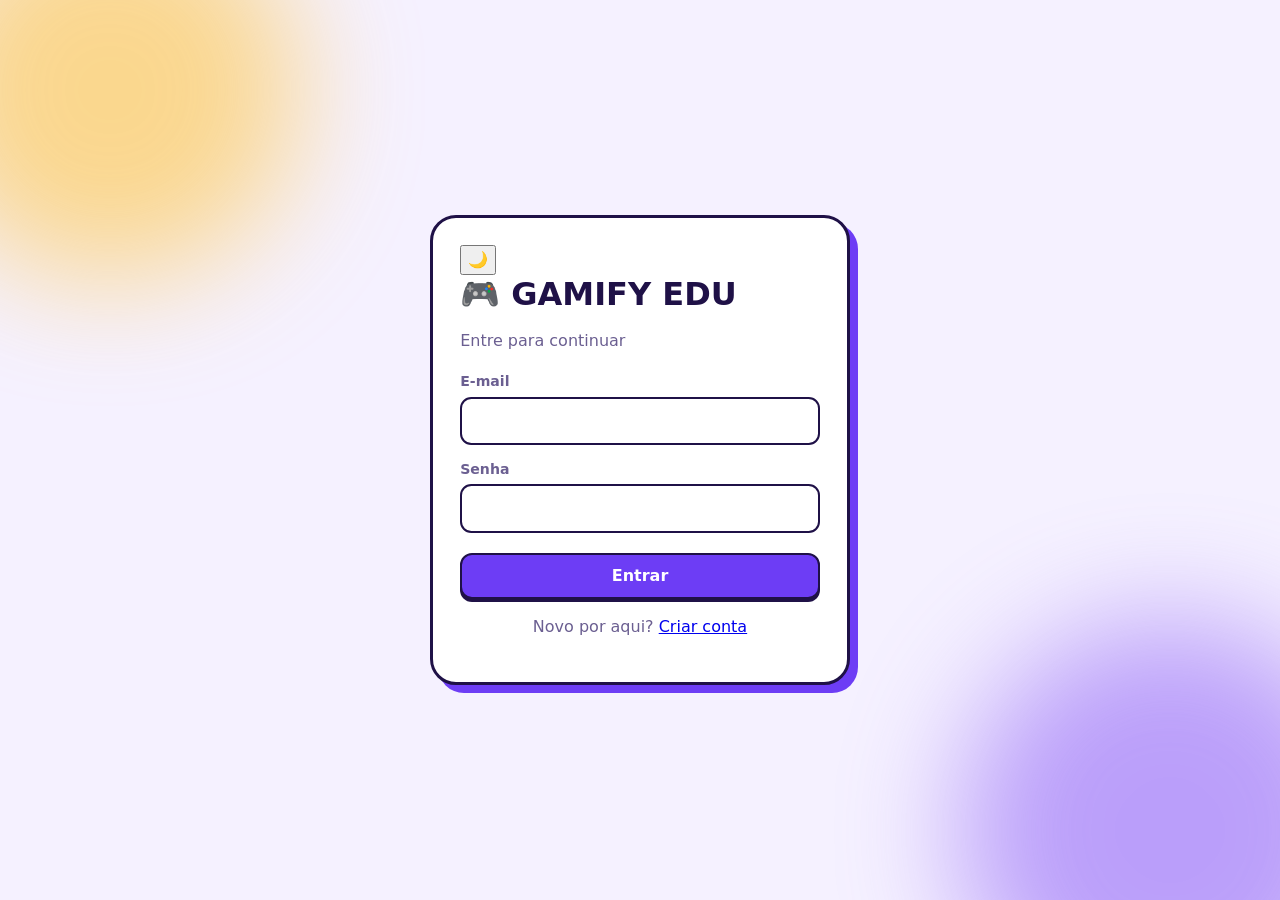
<file: public/assets/aistudio/GAMIFY_EDU_standalone-1_34619265.html>
<!DOCTYPE html>
<html lang="pt-BR">
<head>
<meta charset="utf-8">
<meta name="viewport" content="width=device-width, initial-scale=1, viewport-fit=cover">
<meta name="theme-color" content="#7c3aed">
<meta name="mobile-web-app-capable" content="yes">
<meta name="apple-mobile-web-app-capable" content="yes">
<title>GAMIFY EDU</title>
<script>
function showErr(m){var d=document.getElementById('err');if(!d){d=document.createElement('div');d.id='err';document.body.appendChild(d)}d.textContent='⚠️ '+m}
addEventListener('error',function(e){var t=e.target;showErr(t&&(t.src||t.href)?'Não foi possível carregar '+(t.src||t.href).split('/').pop()+'. Extraia todos os arquivos juntos ou use a versão GAMIFY_EDU_standalone.html.':'Erro: '+e.message+' ('+String(e.filename||'').split('/').pop()+':'+e.lineno+')')},true);
try{if(localStorage.ge_motion==='on')document.documentElement.classList.add('motion-on')}catch(e){}
try{document.documentElement.dataset.theme=localStorage.ge_theme||(matchMedia('(prefers-color-scheme:dark)').matches?'dark':'light')}catch(e){document.documentElement.dataset.theme='light'}
</script>
<style>/* ============ GAMIFY EDU — design tokens ============ */
:root{--bg:#f5f1ff;--card:#fff;--tx:#1f1147;--mu:#6b5f91;--pr:#6d3df5;--ac:#ffc233;--ok:#10b981;--er:#ef4444;--bd:#1f1147;--bw:2px;--rad:18px;--in:#fff;--soft:#efe9ff;--btx:#fff;
 --sb:linear-gradient(180deg,#2a1466,#4c1d95);--sbt:#fff;--sba:#ffc233;--sbat:#1f1147;--sh:4px 4px 0 var(--bd);--ease:cubic-bezier(.22,1,.36,1)}
body.t{--bg:#f1f5f9;--card:#fff;--tx:#0f172a;--mu:#64748b;--pr:#2f5bea;--ac:#2f5bea;--bd:#e2e8f0;--bw:1px;--rad:14px;--soft:#eaf0ff;
 --sb:#0f172a;--sbt:#cbd5e1;--sba:rgba(255,255,255,.08);--sbat:#fff;--sh:0 1px 2px rgba(15,23,42,.06),0 10px 24px -14px rgba(15,23,42,.18)}
html[data-theme=dark] body{--bg:#130b2e;--card:#21164a;--tx:#f4efff;--mu:#a99bd0;--bd:#8b7bc4;--pr:#a78bfa;--in:#1a1040;--soft:#33265a;--btx:#1b0f3a;--sb:linear-gradient(180deg,#1a0f45,#2d1b69)}
html[data-theme=dark] body.t{--bg:#0b1220;--card:#111a2e;--tx:#e6edf7;--mu:#8aa0bd;--bd:#1f2b45;--pr:#6b8cff;--ac:#6b8cff;--in:#0b1220;--soft:#17233f;--btx:#06122e;--sb:#070d1a;--sbt:#9fb0c8;--sh:0 1px 2px rgba(0,0,0,.4),0 10px 24px -14px rgba(0,0,0,.6)}
html[data-theme=dark]{color-scheme:dark}
*{box-sizing:border-box}html,body{min-height:100%}html{-webkit-text-size-adjust:100%}
body{margin:0;background:var(--bg);color:var(--tx);font:16px/1.5 system-ui,-apple-system,"Segoe UI",Roboto,sans-serif;padding-top:env(safe-area-inset-top,0);overflow-x:hidden;-webkit-tap-highlight-color:transparent;transition:background .3s}
body.t{font-family:Inter,system-ui,-apple-system,"Segoe UI",Roboto,sans-serif;letter-spacing:-.003em}
button,select,a{touch-action:manipulation}button,input,select,textarea{font:inherit;color:inherit}
.hide{display:none!important}.mu{color:var(--mu)}.row{display:flex;gap:.5rem;flex-wrap:wrap;align-items:center}.row>label{flex:1 1 140px}
label{font-size:.88rem;font-weight:600;color:var(--mu)}
input,textarea,select{width:100%;padding:.65rem .8rem;border-radius:calc(var(--rad)/1.6);border:var(--bw) solid var(--bd);background:var(--in);margin:.2rem 0 .7rem;transition:border-color .2s,box-shadow .2s}
body.t input,body.t textarea,body.t select{border-color:color-mix(in srgb,var(--mu) 35%,transparent)}
input:focus,textarea:focus,select:focus{outline:0;border-color:var(--pr);box-shadow:0 0 0 4px color-mix(in srgb,var(--pr) 22%,transparent)}
:focus-visible{outline:3px solid color-mix(in srgb,var(--pr) 55%,transparent);outline-offset:2px}
h1,h2,h3{line-height:1.2}body.t h2{font-size:1.6rem;letter-spacing:-.025em;margin:.2rem 0 1rem}body.t h3{font-size:1.05rem;margin:1.4rem 0 .6rem}
/* botões */
.btn{border:var(--bw) solid var(--bd);background:var(--pr);color:var(--btx);border-radius:calc(var(--rad)/1.5);padding:.55rem 1.1rem;min-height:44px;font-weight:700;cursor:pointer;box-shadow:0 3px 0 var(--bd);transition:transform .15s var(--ease),box-shadow .15s,filter .15s,background .2s}
.btn:active{transform:translateY(3px);box-shadow:none}.btn.alt{background:var(--card);color:var(--tx)}.btn.danger{background:var(--er)}.btn:disabled{opacity:.5;pointer-events:none}
body.t .btn{border-color:transparent;box-shadow:0 1px 2px rgba(15,23,42,.18);font-weight:600;min-height:40px}
body.t .btn.alt{border-color:var(--bd);box-shadow:none}body.t .btn:active{transform:scale(.97);box-shadow:none}
@media(hover:hover){.btn:hover{filter:brightness(1.07);transform:translateY(-1px)}.btn:active{transform:translateY(3px)}body.t .btn:hover{box-shadow:0 6px 14px -6px color-mix(in srgb,var(--pr) 70%,transparent)}body.t .btn.alt:hover{background:var(--soft);box-shadow:none}}
/* login */
#auth{min-height:100vh;min-height:100dvh;display:grid;place-items:center;padding:1rem;position:relative;overflow:hidden;background:var(--bg)}
#auth::before,#auth::after{content:"";position:absolute;border-radius:50%;filter:blur(60px);opacity:.55;animation:drift 14s ease-in-out infinite alternate}
#auth::before{width:380px;height:380px;background:#ffc233;top:-100px;left:-80px}#auth::after{width:420px;height:420px;background:#8b5cf6;bottom:-140px;right:-100px;animation-delay:-6s}
.box{position:relative;z-index:1;width:min(420px,100%);background:var(--card);border:3px solid var(--bd);border-radius:26px;padding:1.7rem;box-shadow:8px 8px 0 var(--pr);animation:rise .6s var(--ease) backwards}
.box h1{margin:0 0 .2rem;font-size:2rem}.seg{display:flex;gap:.5rem;margin:.5rem 0}.seg button{flex:1}
.av{display:flex;gap:.3rem;flex-wrap:wrap;margin-bottom:.7rem}.av button{font-size:1.6rem;background:var(--in);border:2px solid color-mix(in srgb,var(--mu) 30%,transparent);border-radius:12px;cursor:pointer;transition:transform .2s var(--ease)}.av button:hover{transform:scale(1.12)}.av .on{border-color:var(--pr);background:var(--soft);transform:scale(1.08)}
/* estrutura */
#shell{display:flex;min-height:100vh;min-height:100dvh;overflow-x:clip}
#side{width:248px;flex:none;padding:1.1rem;background:var(--sb);color:var(--sbt);display:flex;flex-direction:column;gap:1rem;position:sticky;top:0;height:100vh;height:100dvh}
.logo{font-weight:800;font-size:1.15rem;color:#fff;letter-spacing:-.01em}body.t .logo{display:flex;align-items:center;gap:.5rem;padding:.2rem .4rem}
body.t .logo::after{content:"Painel do professor";display:block}
nav{display:flex;flex-direction:column;gap:.25rem;flex:1;overflow-y:auto}
nav button{position:relative;display:flex;gap:.7rem;align-items:center;text-align:left;border:0;background:none;color:var(--sbt);padding:.7rem .85rem;border-radius:calc(var(--rad)/1.4);cursor:pointer;font-weight:600;transition:background .2s,color .2s,transform .15s var(--ease)}
nav button b{font-size:1.15rem;width:1.5rem;text-align:center}
@media(hover:hover){nav button:hover{background:rgba(255,255,255,.1);color:#fff;transform:translateX(3px)}}
nav button.on{background:var(--sba);color:var(--sbat)}
body.t nav button.on{box-shadow:inset 3px 0 0 #6b8cff}body.t nav button.on::before{content:none}
#who{font-size:.9rem}#side .mu{color:rgba(255,255,255,.62)}.act{margin-top:.6rem}#who .btn.alt{background:rgba(255,255,255,.12);color:#fff;border-color:rgba(255,255,255,.25);box-shadow:none}.xpchip{display:none}
body:not(.t) #who .me{display:none}body.t #who .me{padding:.2rem .4rem}
main{flex:1;min-width:0;padding:clamp(1rem,3vw,2.2rem);max-width:1180px}
/* HUD do aluno */
.hud{background:rgba(255,255,255,.1);border:1px solid rgba(255,255,255,.2);border-radius:18px;padding:.85rem;display:flex;flex-direction:column;gap:.6rem;color:#fff}
.hud .row1{display:flex;gap:.7rem;align-items:center}.hud .lv{font-size:.8rem;opacity:.8}
.ring{--p:0;flex:none;width:3.4rem;height:3.4rem;border-radius:50%;background:conic-gradient(var(--ac) calc(var(--p)*1%),rgba(255,255,255,.22) 0);display:grid;place-items:center}
.ring i{width:2.8rem;height:2.8rem;border-radius:50%;background:#2a1466;display:grid;place-items:center;font-style:normal;font-size:1.5rem}
.hud .bar{border-color:rgba(255,255,255,.35);background:rgba(0,0,0,.25);height:10px}.hud .bar i{background:var(--ac)}
.hud .row2{display:flex;justify-content:space-between;font-size:.82rem;font-weight:600}
/* cartões */
.card{background:var(--card);border:var(--bw) solid var(--bd);border-radius:var(--rad);padding:1.05rem;margin:.55rem 0;box-shadow:var(--sh);transition:transform .25s var(--ease),box-shadow .25s}
.grid{display:grid;grid-template-columns:repeat(auto-fit,minmax(min(100%,220px),1fr));gap:.9rem}.grid>.card{margin:0}
.stat{font-size:2rem;font-weight:800;color:var(--pr);line-height:1.1;font-variant-numeric:tabular-nums}
body.t .grid>.card:has(>.stat){border-left:4px solid var(--pr)}body.t .stat{font-weight:700;letter-spacing:-.03em}
.hero{position:relative;overflow:hidden;color:#1f1147;border:3px solid #1f1147;border-radius:26px;padding:1.5rem;background:linear-gradient(135deg,#ffc233,#ff9f43);display:flex;gap:1.1rem;align-items:center;flex-wrap:wrap;box-shadow:6px 6px 0 #1f1147}
.hero::after{content:"";position:absolute;right:-60px;top:-60px;width:220px;height:220px;border-radius:50%;background:rgba(255,255,255,.28)}
.hero>*{position:relative;z-index:1}.hero h1{margin:0;font-size:1.8rem}.hero .big{font-size:4rem;animation:bob 3.2s ease-in-out infinite}
@keyframes bob{50%{transform:translateY(-6px) rotate(4deg)}}
.bar{height:14px;border:var(--bw) solid var(--bd);border-radius:9px;background:var(--in);overflow:hidden}.bar i{display:block;height:100%;background:linear-gradient(90deg,var(--pr),color-mix(in srgb,var(--pr) 60%,#fff));border-radius:9px;transition:width .6s var(--ease)}
body.t .bar{height:8px;border:0;background:color-mix(in srgb,var(--mu) 22%,transparent)}
.bar.time i{background:var(--er);transition:width .1s linear}
.tag{display:inline-flex;align-items:center;gap:.3rem;border:1px solid color-mix(in srgb,var(--mu) 40%,transparent);border-radius:99px;padding:.1rem .65rem;font-size:.82rem;margin:.1rem;background:var(--in)}.tag.lock{opacity:.35;filter:grayscale(1)}
.bl{flex:none;width:4.2rem;height:4.2rem;border-radius:50%;background:#fff;border:3px solid #1f1147;display:grid;place-items:center;font-size:2.2rem;font-weight:900;color:#1f1147;line-height:1}
.hero .bl.big{font-size:2.2rem}.subj .bl.si{width:3rem;height:3rem;font-size:1.5rem;border-width:2px}
.subj{display:flex;flex-direction:column;gap:.4rem;align-items:flex-start;text-align:left;cursor:pointer;width:100%;margin:0;font:inherit;color:inherit}.subj .bar{width:100%}
@media(hover:hover){.subj:hover,.quest:hover{transform:translateY(-4px)}body:not(.t) .subj:hover,body:not(.t) .quest:hover{box-shadow:6px 8px 0 var(--bd)}body.t .subj:hover,body.t .quest:hover{box-shadow:0 14px 30px -14px rgba(15,23,42,.28)}}
.quest{position:relative;padding-left:3.2rem}.quest::before{content:attr(data-n);position:absolute;left:.8rem;top:1rem;width:1.8rem;height:1.8rem;border-radius:50%;background:var(--ac);color:var(--btx);display:grid;place-items:center;font-weight:800;font-size:.85rem}
body:not(.t) .quest::before{border:2px solid var(--bd);color:#1f1147}
/* quiz */
.opt{display:block;width:100%;text-align:left;margin:.45rem 0;padding:.85rem 1rem;min-height:48px;border-radius:14px;border:var(--bw) solid var(--bd);background:var(--in);cursor:pointer;font-weight:600;transition:transform .2s var(--ease),background .2s,border-color .2s}
@media(hover:hover){.opt:hover:not(:disabled){background:var(--soft);transform:translateX(4px)}}
.opt:active:not(:disabled){transform:scale(.985)}
.opt.ok{background:color-mix(in srgb,var(--ok) 28%,var(--card));border-color:var(--ok);animation:okpop .45s var(--ease)}.opt.er{background:color-mix(in srgb,var(--er) 26%,var(--card));border-color:var(--er);animation:shake .4s}.opt.gone{opacity:.2}.opt.sel{border-color:var(--pr);background:var(--soft);transform:scale(1.02)}
@keyframes okpop{40%{transform:scale(1.03)}}@keyframes shake{20%{transform:translateX(-7px)}50%{transform:translateX(6px)}80%{transform:translateX(-3px)}}
.pairs{display:grid;grid-template-columns:1fr 1fr;gap:.8rem}.boss{text-align:center}.bhp i{background:linear-gradient(90deg,var(--er),#f97316)}.hit{animation:shake .4s}
.rank{display:flex;gap:.8rem;align-items:center;padding:.6rem 0;border-bottom:1px solid color-mix(in srgb,var(--mu) 20%,transparent)}.rank:last-child{border:0}.rank>span{flex:1}
.mission{display:flex;gap:.6rem;align-items:center;padding:.15rem 0}.mission.done{opacity:.55;text-decoration:line-through}
.chart{display:flex;align-items:flex-end;gap:6px;height:120px}.chart div{flex:1;background:linear-gradient(180deg,var(--pr),color-mix(in srgb,var(--pr) 55%,#fff));border-radius:6px 6px 0 0;min-width:14px;transform-origin:bottom}
.chip{border:1.5px dashed color-mix(in srgb,var(--mu) 55%,transparent);background:none;border-radius:99px;padding:.2rem .8rem;min-height:36px;cursor:pointer;margin:.15rem;transition:background .2s,border-color .2s,transform .2s var(--ease)}.chip:hover{background:var(--soft);border-color:var(--pr);transform:translateY(-1px)}
.dot{display:inline-block;width:.8rem;height:.8rem;border-radius:50%;vertical-align:middle;box-shadow:0 0 0 2px color-mix(in srgb,var(--mu) 30%,transparent)}
/* tabelas */
table{width:100%;border-collapse:separate;border-spacing:0;background:var(--card);border:var(--bw) solid var(--bd);border-radius:var(--rad);overflow:hidden;box-shadow:var(--sh)}
th,td{text-align:left;padding:.75rem .9rem;border-bottom:1px solid color-mix(in srgb,var(--mu) 18%,transparent)}tr:last-child td{border:0}
th{background:var(--soft);color:var(--mu);font-weight:700;font-size:.74rem;text-transform:uppercase;letter-spacing:.06em}
@media(hover:hover){tbody tr:hover td{background:color-mix(in srgb,var(--soft) 55%,transparent)}}
/* efeitos globais */
#fx{position:fixed;inset:0;pointer-events:none;z-index:50;width:100%;height:100%}
#toast{position:fixed;left:50%;bottom:1.5rem;transform:translate(-50%,24px);background:#1f1147;color:#fff;padding:.7rem 1.3rem;border-radius:99px;opacity:0;visibility:hidden;pointer-events:none;transition:transform .35s var(--ease),opacity .25s,visibility .25s;z-index:60;box-shadow:0 12px 30px -10px rgba(0,0,0,.5)}
body.t #toast{background:#0f172a;border-radius:12px}#toast.on{transform:translate(-50%,0);opacity:1;visibility:visible}
.modal{position:fixed;inset:0;background:rgba(10,6,28,.62);backdrop-filter:blur(6px);display:grid;place-items:center;z-index:40;padding:1rem;animation:fade .25s}.modal .card{max-width:420px;text-align:center;animation:pop .5s var(--ease)}
.xpf{position:fixed;z-index:55;transform:translate(-50%,0);font-weight:900;font-size:1.5rem;color:var(--ok);text-shadow:0 2px 0 #fff,0 0 12px rgba(16,185,129,.5);pointer-events:none;animation:floatup 1s var(--ease) forwards}
#err{position:fixed;left:0;right:0;top:0;z-index:99;background:#ef4444;color:#fff;padding:.7rem 1rem;font-weight:600;text-align:center}
/* ============ animações ============ */
@keyframes fade{from{opacity:0}to{opacity:1}}
@keyframes rise{from{opacity:0;transform:translateY(16px)}to{opacity:1;transform:none}}
@keyframes pop{from{opacity:0;transform:scale(.92) translateY(12px)}to{opacity:1;transform:none}}
@keyframes inR{from{opacity:0;transform:translateX(24px)}to{opacity:1;transform:none}}
@keyframes inL{from{opacity:0;transform:translateX(-24px)}to{opacity:1;transform:none}}
@keyframes grow{from{transform:scaleX(0)}to{transform:scaleX(1)}}
@keyframes rise-bar{from{transform:scaleY(0)}to{transform:scaleY(1)}}
@keyframes floatup{from{opacity:0;transform:translate(-50%,10px) scale(.8)}20%{opacity:1;transform:translate(-50%,-6px) scale(1.1)}to{opacity:0;transform:translate(-50%,-56px) scale(1)}}
@keyframes tabpop{40%{transform:scale(1.35) rotate(-8deg)}to{transform:none}}
@keyframes drift{to{transform:translate(60px,40px) scale(1.12)}}
nav button b.tp{animation:tabpop .45s var(--ease)}
#app.fwd{animation:inR .4s var(--ease)}#app.back{animation:inL .4s var(--ease)}
body.t #app.fwd,body.t #app.back{animation:rise .32s var(--ease)}
#app.go>*{animation:rise .5s var(--ease) backwards}
#app.go>*:nth-child(2){animation-delay:.04s}#app.go>*:nth-child(3){animation-delay:.08s}#app.go>*:nth-child(4){animation-delay:.12s}#app.go>*:nth-child(5){animation-delay:.16s}#app.go>*:nth-child(6){animation-delay:.2s}#app.go>*:nth-child(n+7){animation-delay:.24s}
#app.go .grid>*{animation:rise .5s var(--ease) backwards}#app.go .grid>*:nth-child(1){animation-delay:.12s}#app.go .grid>*:nth-child(2){animation-delay:.18s}#app.go .grid>*:nth-child(3){animation-delay:.24s}#app.go .grid>*:nth-child(4){animation-delay:.3s}#app.go .grid>*:nth-child(n+5){animation-delay:.36s}
#app.go .bar:not(.time) i{transform-origin:left;animation:grow .9s var(--ease) .25s backwards}
#app.go .chart div{animation:rise-bar .7s var(--ease) .2s backwards}
#app.go tbody tr{animation:rise .4s var(--ease) backwards}#app.go tbody tr:nth-child(2){animation-delay:.05s}#app.go tbody tr:nth-child(3){animation-delay:.1s}#app.go tbody tr:nth-child(4){animation-delay:.15s}#app.go tbody tr:nth-child(n+5){animation-delay:.2s}
/* ============ celular ============ */
@media(max-width:1000px){#side{width:210px;padding:.9rem}}
@media(max-width:760px){
 body{font-size:15.5px}
 #shell{flex-direction:column}#hud{display:none}
 #side{width:100%;height:auto;position:sticky;top:0;z-index:20;flex-direction:row;align-items:center;justify-content:space-between;gap:.5rem;padding:.55rem .8rem;padding-top:calc(.55rem + env(safe-area-inset-top,0px))}
 .logo{font-size:1rem}body.t .logo::after{content:"Professor";font-weight:600;opacity:.8}
 #who{display:flex;align-items:center;gap:.5rem;font-size:.85rem}#who .mu{display:none}.act{margin:0;flex-wrap:nowrap}body:not(.t) #who .me{display:block}
 .xpchip{display:inline-block;background:var(--ac);color:#1f1147;font-weight:800;font-size:.75rem;padding:.2rem .6rem;border-radius:99px;white-space:nowrap}
 #who .btn{min-height:38px;padding:.3rem .7rem}.tgl{width:2.4rem;height:2.4rem}
 nav{position:fixed;left:0;right:0;bottom:0;z-index:30;flex:none;flex-direction:row;gap:0;overflow-x:auto;overflow-y:hidden;-webkit-overflow-scrolling:touch;scroll-snap-type:x proximity;background:var(--card);border-top:var(--bw) solid var(--bd);padding:.3rem .3rem calc(.3rem + env(safe-area-inset-bottom,0px));box-shadow:0 -8px 24px -12px rgba(0,0,0,.25)}
 nav button{flex:1 0 auto;min-width:68px;flex-direction:column;gap:0;align-items:center;justify-content:center;text-align:center;padding:.35rem .5rem;font-size:.68rem;line-height:1.2;scroll-snap-align:center;white-space:nowrap;color:var(--tx)}
 nav button b{font-size:1.25rem;line-height:1.3;width:auto}nav button.on{background:var(--pr);color:var(--btx);box-shadow:none}nav button:hover{transform:none}
 main{padding:1rem;padding-bottom:calc(5.6rem + env(safe-area-inset-bottom,0px));max-width:100%}
 h2{font-size:1.35rem;margin:.6rem 0}h3{font-size:1.1rem}
 .hero{padding:1.1rem;gap:.7rem}.hero .big{font-size:3rem}.hero h1{font-size:1.4rem}.stat{font-size:1.5rem}.grid{grid-template-columns:repeat(auto-fit,minmax(min(100%,150px),1fr))}
 .card{padding:.9rem}.quest{padding-left:2.9rem}.quest::before{left:.65rem}
 .box{padding:1.2rem;border-radius:20px;box-shadow:5px 5px 0 var(--pr)}.opt{padding:.9rem .85rem;font-size:1rem}
 .pairs{gap:.5rem}.pairs .opt{font-size:.9rem;padding:.7rem .5rem;word-break:break-word}
 table{display:block;overflow-x:auto;-webkit-overflow-scrolling:touch}th,td{padding:.5rem .45rem;font-size:.88rem}
 .modal .card{width:100%}#toast{bottom:calc(5.8rem + env(safe-area-inset-bottom,0px));max-width:92vw;text-align:center;border-radius:18px}.rank{gap:.5rem}.chart{height:90px}
}
@media(max-width:380px){nav button{min-width:60px}#who .btn{padding:.3rem .5rem}.logo{font-size:.9rem}.xpchip{display:none}}
@media(max-height:480px) and (orientation:landscape){#side{position:static}}
/* Movimento reduzido (sistema): mantém só um fade suave — o botão ✨ liga as animações completas */
@media(prefers-reduced-motion:reduce){
 html:not(.motion-on) .hero .big,html:not(.motion-on) #auth::before,html:not(.motion-on) #auth::after,html:not(.motion-on) nav button b.tp,html:not(.motion-on) #app.go>*,html:not(.motion-on) #app.go .grid>*,html:not(.motion-on) #app.go tbody tr,html:not(.motion-on) #app.go .bar i,html:not(.motion-on) #app.go .chart div{animation:none!important}
 html:not(.motion-on) #app.fwd,html:not(.motion-on) #app.back,html:not(.motion-on) body.t #app.fwd,html:not(.motion-on) body.t #app.back{animation:fade .3s ease-out!important}
}
/* ajustes finos */
body.t .logo{flex-direction:column;align-items:flex-start;gap:.1rem;padding:.3rem .5rem}
body.t .logo::after{font-size:.74rem;font-weight:600;letter-spacing:.08em;text-transform:uppercase;opacity:.6}
.grid+.grid,.grid+h3,.card+.grid{margin-top:.9rem}
@media(max-width:760px){body.t .logo{flex-direction:row;align-items:center;gap:.4rem}body.t .logo::after{text-transform:none;letter-spacing:0;font-size:.85rem}}

.tgl.mtn{font-size:1rem}html.motion-on .tgl.mtn{background:var(--ac);color:#1f1147}
/* ================= LAYOUT EXCLUSIVO DO CELULAR (app-like) ================= */
@media(max-width:760px){
 /* topo enxuto */
 #side{padding:.45rem .8rem;padding-top:calc(.45rem + env(safe-area-inset-top,0px));gap:.4rem;border-radius:0 0 22px 22px;box-shadow:0 10px 26px -14px rgba(0,0,0,.6)}
 body:not(.t) .logo{display:none}body:not(.t) #who{flex:1;justify-content:space-between}
 body:not(.t) #who .me{display:flex;align-items:center;gap:.5rem;font-size:1rem}body:not(.t) #who .me b{font-size:1rem}
 #who .act .btn{min-height:36px;padding:.2rem .65rem;font-size:.82rem}
 body.t #who .me{display:none}body.t #who{margin-left:auto}
 /* barra inferior flutuante: só o ícone, a aba ativa expande com o nome */
 nav{left:10px;right:10px;bottom:calc(10px + env(safe-area-inset-bottom,0px));border:0;border-radius:26px;padding:.35rem;gap:.15rem;overflow:hidden;background:var(--card);box-shadow:0 14px 34px -10px rgba(0,0,0,.45),0 0 0 1px color-mix(in srgb,var(--mu) 18%,transparent)}
 body.t nav{background:var(--card);box-shadow:0 14px 34px -10px rgba(15,23,42,.35),0 0 0 1px var(--bd)}
 nav button{flex:1 1 0;min-width:0;flex-direction:row;gap:.35rem;border-radius:20px;padding:.55rem .3rem;color:var(--mu);justify-content:center;transition:flex-grow .45s cubic-bezier(.22,1,.36,1),background .3s,color .3s}
 nav button span{display:none;font-size:.78rem;font-weight:700;white-space:nowrap;overflow:hidden;text-overflow:ellipsis}
 nav button b{font-size:1.3rem;line-height:1;width:auto}
 nav button.on{flex:3 1 0;background:var(--pr);color:var(--btx)}nav button.on span{display:block;animation:fade .3s .1s backwards}
 main{padding:1rem .9rem;padding-bottom:calc(6.6rem + env(safe-area-inset-bottom,0px))}
 #toast{bottom:calc(6.2rem + env(safe-area-inset-bottom,0px))}
 /* carrossel de números */
 .grid:has(>.card>.stat){display:flex;overflow-x:auto;scroll-snap-type:x mandatory;gap:.7rem;margin-right:-.9rem;padding:0 .9rem .5rem 0;scrollbar-width:none;-webkit-overflow-scrolling:touch}
 .grid:has(>.card>.stat)::-webkit-scrollbar{display:none}
 .grid:has(>.card>.stat)>.card{flex:0 0 42%;scroll-snap-align:start}
 /* matérias em 2 colunas compactas */
 .grid:has(>.subj){grid-template-columns:1fr 1fr;gap:.7rem}.subj{padding:.8rem}.subj .mu{font-size:.78rem}
 /* hero vira cartão vertical centralizado */
 .hero{flex-direction:column;text-align:center;padding:1.2rem 1rem}.hero>div:last-child{width:100%;min-width:0!important}.hero .big{font-size:3.4rem}
 /* atividades: botão largo, estilo "fase" */
 .quest .btn{width:100%;margin-top:.5rem}
 /* alternativas do quiz maiores e botão de ação fixo embaixo */
 .opt{min-height:56px;font-size:1.02rem;border-radius:16px}
 .card>.btn:last-child,.card>p+.btn{width:100%}
 /* tabelas viram lista de cartões */
 table,tbody,tr,td{display:block}table{background:none;border:0;box-shadow:none;overflow:visible}
 tr:first-child:has(th){display:none}
 tr{background:var(--card);border:var(--bw) solid var(--bd);border-radius:var(--rad);padding:.5rem .9rem;margin:.6rem 0;box-shadow:var(--sh)}
 td{display:flex;justify-content:space-between;align-items:center;gap:1rem;border:0!important;padding:.35rem 0;text-align:right;font-size:.92rem}
 td::before{content:attr(data-label);color:var(--mu);font-size:.7rem;text-transform:uppercase;letter-spacing:.06em;font-weight:700;text-align:left;flex:none}
 td[data-label=""]::before,td[colspan]::before{content:none}td[colspan]{justify-content:center}
 tbody tr:hover td{background:none}
 /* transições mais amplas no toque */
 @keyframes inR{from{opacity:0;transform:translateX(44px)}to{opacity:1;transform:none}}
 @keyframes inL{from{opacity:0;transform:translateX(-44px)}to{opacity:1;transform:none}}
}
@media(max-width:380px){nav button.on span{display:none}nav button.on{flex:1.6 1 0}}
</style>
</head>
<body>
<div id="auth" class="hide"></div>
<div id="shell" class="hide">
  <aside id="side"><div class="logo">🎮 GAMIFY EDU</div><div id="hud"></div><nav id="nav"></nav><div id="who"></div></aside>
  <main id="app"></main>
</div>
<canvas id="fx"></canvas><div id="toast"></div>
<script>// Banco local com plano B: IndexedDB -> localStorage -> memória (se o navegador bloquear tudo).
const STORES=['users','classes','members','activities','results'];
const ST={m:{},get(k){try{return localStorage.getItem(k)}catch(e){return this.m[k]??null}},set(k,v){this.m[k]=v;try{localStorage.setItem(k,v)}catch(e){}},del(k){delete this.m[k];try{localStorage.removeItem(k)}catch(e){}}};
const warnHtml=()=>DB.warn?'<div class="card" style="border-color:var(--er)">⚠️ Este navegador está bloqueando o armazenamento: seus dados só ficam nesta aba e somem ao fechar. Abra o app por um endereço http(s) ou instale-o (PWA).</div>':'';
const DB={db:null,mode:'idb',warn:false,
 async open(){try{
   if(!window.indexedDB)throw 0;
   await Promise.race([new Promise((ok,no)=>{const r=indexedDB.open('gamify_edu',1);
    r.onupgradeneeded=()=>STORES.forEach(s=>r.result.createObjectStore(s,{keyPath:'id'}));
    r.onsuccess=()=>{this.db=r.result;ok()};r.onerror=()=>no(r.error);r.onblocked=()=>no('blocked')}),new Promise((_,no)=>setTimeout(()=>no('timeout'),3000))])
  }catch(e){this.mode='st';try{localStorage.setItem('ge_t','1');localStorage.removeItem('ge_t')}catch(e2){this.warn=true}}},
 tx(s,m,f){return new Promise((ok,no)=>{const t=this.db.transaction(s,m),q=f(t.objectStore(s));t.oncomplete=()=>ok(q.result);t.onerror=()=>no(t.error)})},
 async all(s){return this.mode==='idb'?this.tx(s,'readonly',o=>o.getAll()):JSON.parse(ST.get('ge_db_'+s)||'[]')},
 async put(s,d){if(this.mode==='idb')return this.tx(s,'readwrite',o=>o.put(d));const a=await this.all(s),i=a.findIndex(x=>x.id===d.id);i<0?a.push(d):a[i]=d;ST.set('ge_db_'+s,JSON.stringify(a))},
 async del(s,id){if(this.mode==='idb')return this.tx(s,'readwrite',o=>o.delete(id));ST.set('ge_db_'+s,JSON.stringify((await this.all(s)).filter(x=>x.id!==id)))},
 async dump(){const d={};for(const s of STORES)d[s]=await this.all(s);return d},
 async restore(d){for(const s of STORES)for(const x of d[s]||[])await this.put(s,x)}
};
</script>
<script>// Login e cadastro. Senhas são guardadas apenas como hash SHA-256 com salt.
const Auth={
 async hash(p,salt){const b=new TextEncoder().encode(salt+p);
  if(window.crypto&&crypto.subtle)return[...new Uint8Array(await crypto.subtle.digest('SHA-256',b))].map(x=>x.toString(16).padStart(2,'0')).join('');
  return btoa(unescape(encodeURIComponent(salt+p)))},
 async register({name,email,pass,role,avatar}){
  email=email.trim().toLowerCase();
  if(!name.trim()||!email||pass.length<4)throw'Preencha nome, e-mail e senha (mín. 4 caracteres).';
  if(S.users.some(u=>u.email===email))throw'Este e-mail já está cadastrado.';
  const salt=Math.random().toString(36).slice(2),u={id:'u'+Date.now().toString(36)+salt.slice(0,3),name:name.trim(),email,role,avatar,salt,pw:await this.hash(pass,salt),created:Date.now()};
  await save('users',u);ST.set('ge_session',u.id);return u},
 async login(email,pass){
  const u=S.users.find(x=>x.email===email.trim().toLowerCase());
  if(!u||u.pw!==await this.hash(pass,u.salt))throw'E-mail ou senha incorretos.';
  ST.set('ge_session',u.id);return u},
 logout(){ST.del('ge_session');location.reload()}
};
function authView(mode='login'){
 const reg=mode==='reg',el=$('#auth');el.classList.remove('hide');$('#shell').classList.add('hide');document.body.className='';
 el.innerHTML=`<div class="box">${themeBtn()}${warnHtml()}<h1>🎮 GAMIFY EDU</h1><p class="mu">${reg?'Crie sua conta':'Entre para continuar'}</p>
 ${reg?`<div class="seg"><button class="btn" id="rS" onclick="pickRole('student')">👩‍🎓 Aluno</button><button class="btn alt" id="rT" onclick="pickRole('teacher')">👩‍🏫 Professor</button></div>
 <label>Nome</label><input id="an" autocomplete="name"><div class="av" id="av">${['🦊','🐼','🐸','🦄','🐙','🚀','🤖','🐯'].map((a,i)=>`<button class="${i?'':'on'}" onclick="pickAv(this)">${a}</button>`).join('')}</div>`:''}
 <label>E-mail</label><input id="ae" type="email" autocomplete="email"><label>Senha</label><input id="ap" type="password" autocomplete="${reg?'new-password':'current-password'}" onkeydown="if(event.key==='Enter')submitAuth('${mode}')">
 <p id="aerr" style="color:var(--er);margin:0 0 .6rem"></p><button class="btn" style="width:100%" onclick="submitAuth('${mode}')">${reg?'Cadastrar':'Entrar'}</button>
 <p class="mu" style="text-align:center">${reg?'Já tem conta?':'Novo por aqui?'} <a href="#" onclick="authView('${reg?'login':'reg'}');return false">${reg?'Entrar':'Criar conta'}</a></p></div>`;window._role='student'}
function pickRole(r){window._role=r;$('#rS').classList.toggle('alt',r!=='student');$('#rT').classList.toggle('alt',r!=='teacher')}
function pickAv(b){document.querySelectorAll('#av button').forEach(x=>x.classList.remove('on'));b.classList.add('on')}
async function submitAuth(mode){try{
 const e=$('#ae').value,p=$('#ap').value;
 S.user=mode==='reg'?await Auth.register({name:$('#an').value,email:e,pass:p,role:window._role,avatar:document.querySelector('#av .on').textContent}):await Auth.login(e,p);
 boot()}catch(x){$('#aerr').textContent=x}}
</script>
<script>// Efeitos: confete, som e avisos.
const reduced=()=>matchMedia('(prefers-reduced-motion:reduce)').matches&&!document.documentElement.classList.contains('motion-on');
const FX={ctx:null,
 beep(f,d=.12){try{this.ctx=this.ctx||new AudioContext();const o=this.ctx.createOscillator(),g=this.ctx.createGain();o.frequency.value=f;g.gain.value=.08;o.connect(g);g.connect(this.ctx.destination);o.start();o.stop(this.ctx.currentTime+d)}catch(e){}},
 ok(){this.beep(660);setTimeout(()=>this.beep(880),90)},bad(){this.beep(180,.25)},
 confetti(n=120){if(reduced())return;const c=$('#fx'),x=c.getContext('2d');c.width=innerWidth;c.height=innerHeight;
  const p=Array.from({length:n},()=>({x:innerWidth/2,y:innerHeight/2,vx:(Math.random()-.5)*16,vy:-Math.random()*14-4,c:`hsl(${Math.random()*360},90%,60%)`,s:5+Math.random()*6}));let t=0;
  (function f(){x.clearRect(0,0,c.width,c.height);p.forEach(q=>{q.vy+=.35;q.x+=q.vx;q.y+=q.vy;x.fillStyle=q.c;x.fillRect(q.x,q.y,q.s,q.s)});if(++t<110)requestAnimationFrame(f);else x.clearRect(0,0,c.width,c.height)})()},
 toast(m){const t=$('#toast');t.textContent=m;t.classList.add('on');clearTimeout(this.h);this.h=setTimeout(()=>t.classList.remove('on'),2400)}
};
</script>
<script>// Área do ALUNO: visual lúdico, missões diárias, quiz com tempo, combo e power-up.
const TITLES=['Novato','Explorador','Aventureiro','Herói','Mestre','Lenda'];
const lvl=xp=>Math.floor(xp/LV)+1,title=xp=>TITLES[Math.min(lvl(xp)-1,5)];
const myRes=()=>S.res.filter(r=>r.uid===S.user.id),myXP=()=>myRes().reduce((s,r)=>s+r.xp,0);
function streak(){const d=new Set(myRes().map(r=>Math.floor(r.at/DAY)));let t=Math.floor(Date.now()/DAY),s=0;if(!d.has(t))t--;while(d.has(t)){s++;t--}return s}
const today=()=>myRes().filter(r=>Math.floor(r.at/DAY)===Math.floor(Date.now()/DAY));
function missions(){const t=today();return[['Conclua 1 atividade hoje',t.length>=1],['Acerte 5 questões hoje',t.reduce((s,r)=>s+r.correct,0)>=5],['Faça um combo de 3 acertos',t.some(r=>r.best>=3)]]}
function badgeList(){const r=myRes(),xp=myXP(),n=r.reduce((s,x)=>s+x.total,0),ok=r.reduce((s,x)=>s+x.correct,0);
 return[['🌱 Primeiro passo',r.length>=1],['🔥 Dedicado (3 atividades)',r.length>=3],['⚡ 50 XP',xp>=50],['🏅 Nível 2',xp>=LV],['👑 Nível 4',xp>=3*LV],['🎯 Precisão 80%',n>=5&&ok/n>=.8],['📅 Streak 3 dias',streak()>=3],['💎 Combo x5',r.some(x=>x.best>=5)],['🏆 Nota máxima',r.some(x=>x.correct===x.total)]]}

function hudHtml(){const xp=myXP(),p=xp%LV,s=streak();return`<div class="hud"><div class="row1"><div class="ring" style="--p:${p}"><i>${S.user.avatar}</i></div><div><b>${esc(S.user.name.split(' ')[0])}</b><div class="lv">Nível ${lvl(xp)} · ${title(xp)}</div></div></div><div class="bar"><i style="width:${p}%"></i></div><div class="row2"><span>⚡ ${xp} XP</span><span>🔥 ${s} dia${s===1?'':'s'}</span></div></div>`}
function floatXP(n){const L=document.querySelectorAll('.opt.ok'),el=L[L.length-1]||document.querySelector('#app .card');if(!el||n<=0)return;const r=el.getBoundingClientRect(),d=document.createElement('div');d.className='xpf';d.textContent='+'+n+' XP';d.style.left=(r.left+r.width/2)+'px';d.style.top=r.top+'px';document.body.appendChild(d);setTimeout(()=>d.remove(),1100)}
function sHome(){const xp=myXP(),m=missions();
 return`<section class="hero"><div class="big">${S.user.avatar}</div><div style="flex:1;min-width:200px"><h1>Olá, ${esc(S.user.name.split(' ')[0])}!</h1><p style="margin:.2rem 0">Nível ${lvl(xp)} · ${title(xp)} · 🔥 ${streak()} dia(s)</p><div class="bar"><i style="width:${xp%LV}%"></i></div><small>${LV-xp%LV} XP para o próximo nível</small></div></section>
 <h3>🎯 Missões de hoje</h3><div class="card">${m.map(([t,d])=>`<div class="mission ${d?'done':''}"><span>${d?'✅':'⬜'}</span>${t}</div>`).join('')}${m.every(x=>x[1])?'<p><b>Todas completas! Volte amanhã 🌟</b></p>':''}</div>
 <div class="grid"><div class="card"><div class="stat">${xp}</div>XP total</div><div class="card"><div class="stat">${myRes().length}</div>atividades feitas</div><div class="card"><div class="stat">${badgeList().filter(b=>b[1]).length}/9</div>conquistas</div></div>`}

const KINDS={quiz:['🎯','Quiz'],vf:['⚡','Relâmpago V/F'],pairs:['🧩','Ligar pares'],type:['⌨️','Resposta digitada'],boss:['👹','Chefe']};
const total=a=>a.kind==='pairs'?a.pairs.length:a.questions.length;
const subOf=x=>cur()?.subjects?.find(s=>s.id===x.sub);
function quests(A){return A.map((x,i)=>{const d=S.res.find(r=>r.id===x.id+'_'+S.user.id),lost=d&&x.kind==='boss'&&!d.win,late=x.due&&Date.now()>new Date(x.due+'T23:59').getTime(),s=subOf(x);
  return`<div class="card quest" data-n="${i+1}"><b>${esc(x.title)}</b> ${s?`<span class="tag"><span class="dot" style="background:${s.color}"></span> ${esc(s.name)}</span>`:''} <span class="tag">${KINDS[x.kind||'quiz'].join(' ')}</span><div class="mu">${total(x)} ${x.kind==='pairs'?'pares':'questões'} · ${x.time}s por questão · ${x.xp} XP${x.due?' · prazo '+x.due.split('-').reverse().join('/'):''}</div>
  ${d&&!lost?`<span class="tag">✅ ${d.correct}/${d.total} · ${d.xp} XP</span>`:late?'<span class="tag">⏰ Encerrada</span>':(lost?'<span class="tag">💀 Derrotado</span> ':'')+`<button class="btn" onclick="start('${x.id}')">${lost?'⚔️ Revanche':'▶ Jogar'}</button>`}</div>`}).join('')||'<p class="mu">Nenhuma atividade ainda.</p>'}
function sPlay(){const c=cur();if(!c)return need();if(S.cur)return quiz();return picker()+'<h2>🗺️ Todas as atividades</h2>'+quests(cActs())}
// Aba exclusiva de cada matéria definida pelo professor
// Hub único: todas as matérias da turma ficam agrupadas aqui
function sMat(){const c=cur();if(!c)return need();if(S.cur)return quiz();const s=(c.subjects||[]).find(x=>x.id===S.sub);if(s)return sSub(s.id);
 return picker()+`<h2>📚 Matérias</h2><p class="mu">Escolha uma matéria para ver as atividades, seu progresso e o ranking dela.</p><div class="grid">${(c.subjects||[]).map(s=>{
  const A=cActs().filter(a=>a.sub===s.id),ids=A.map(a=>a.id),mr=myRes().filter(r=>ids.includes(r.actId)),xp=mr.reduce((t,r)=>t+r.xp,0),pend=A.length-mr.length;
  return`<button class="card subj" style="border-top:8px solid ${s.color}" onclick="openSub('${s.id}')"><span class="bl si" style="background:${s.color}">${esc(s.name.trim()[0]||'?').toUpperCase()}</span><b>${esc(s.name)}</b><span class="mu">${title(xp)} · ${xp} XP</span><span class="bar"><i style="width:${A.length?mr.length/A.length*100:0}%"></i></span><span class="mu">${mr.length}/${A.length} concluídas</span>${pend>0?`<span class="tag">🎯 ${pend} pendente${pend>1?'s':''}</span>`:A.length?'<span class="tag">✅ Tudo feito</span>':''}</button>`}).join('')||'<div class="card">O professor ainda não criou matérias para esta turma.</div>'}</div>`}
function openSub(id){S.sub=id;R()}
function sSub(id){const c=cur(),s=c?.subjects?.find(x=>x.id===id);if(!s)return sHome();if(S.cur)return quiz();
 const A=cActs().filter(a=>a.sub===id),ids=A.map(a=>a.id),mr=myRes().filter(r=>ids.includes(r.actId)),xp=mr.reduce((t,r)=>t+r.xp,0),ok=mr.reduce((t,r)=>t+r.correct,0),n=mr.reduce((t,r)=>t+r.total,0),
 b=board(cRes().filter(r=>ids.includes(r.actId))).slice(0,5);
 return `<button class="btn alt" style="margin-bottom:.8rem" onclick="go('mat')">← Todas as matérias</button>`+`<section class="hero" style="background:${s.color}"><div class="bl big">${esc(s.name.trim()[0]||'?').toUpperCase()}</div><div style="flex:1;min-width:200px"><h1>${esc(s.name)}</h1><p style="margin:.2rem 0">${title(xp)} em ${esc(s.name)} · ${xp} XP · ${n?Math.round(ok/n*100):0}% de acerto</p><div class="bar"><i style="width:${A.length?mr.length/A.length*100:0}%"></i></div><small>${mr.length}/${A.length} atividades concluídas</small></div></section>
 <h3>Atividades de ${esc(s.name)}</h3>${quests(A)}<h3>🏆 Top da matéria</h3><div class="card">${b.map((x,i)=>`<div class="rank"><b>${i+1}</b><span>${x.av||''} ${esc(x.name)}${x.uid===S.user.id?' <span class="tag">você</span>':''}</span><b>${x.xp} XP</b></div>`).join('')||'<span class="mu">Ninguém pontuou ainda.</span>'}</div>`}
const norm=s=>String(s).toLowerCase().normalize('NFD').replace(/[\u0300-\u036f]/g,'').replace(/[^a-z0-9 \/,.]/g,'').trim();
function start(id){const a=S.acts.find(x=>x.id===id),n=total(a),ix=a.pairs?.map((_,k)=>k)||[];
 S.cur={a,i:0,ok:0,per:[],ans:null,combo:0,best:0,xp:0,fifty:2,hid:[],xp0:myXP(),hearts:3,hp:n,hit:0,pm:a.kind==='pairs'?{L:ix,Rr:[...ix].sort(()=>Math.random()-.5),sel:null,done:[],miss:[],bad:-1}:null};tick();R()}
function tick(){clearInterval(S.tm);const c=S.cur;c.t0=Date.now();if(c.pm)return;
 S.tm=setInterval(()=>{if(c.ans!==null)return;const l=c.a.time-(Date.now()-c.t0)/1e3,b=$('#tb');if(b)b.style.width=Math.max(0,l/c.a.time*100)+'%';if(l<=0)judge(false,-1)},100)}
function gain(c,base){c.ok++;c.combo++;c.best=Math.max(c.best,c.combo);c.xp+=base+(c.combo>2?Math.ceil(c.a.xp/2):0)}
function judge(ok,k){const c=S.cur,a=c.a,b4=c.xp;if(c.ans!==null)return;const l=Math.max(0,a.time-(Date.now()-c.t0)/1e3);c.ans=k;c.per.push(ok);
 if(ok){gain(c,a.xp+Math.round(a.xp*.5*l/a.time));if(a.kind==='boss'){c.hp--;c.hit=1}FX.ok()}else{c.combo=0;if(a.kind==='boss')c.hearts--;FX.bad()}R();if(ok)floatXP(c.xp-b4)}
const pick=k=>judge(k===S.cur.a.questions[S.cur.i].a,k);
function sendType(){const c=S.cur,q=c.a.questions[c.i],v=norm($('#ty').value);if(!v)return;judge(q.ans.some(x=>norm(x)===v),v)}
function quiz(){const c=S.cur,a=c.a;if(c.pm)return pairsView();const q=a.questions[c.i],n=a.questions.length,done=c.ans!==null,good=done&&c.per[c.per.length-1],boss=a.kind==='boss',over=boss&&(c.hearts<=0||c.hp<=0),hit=c.hit;c.hit=0;
 const head=boss?`<div class="boss"><div class="${hit?'hit':''}" style="font-size:3.5rem">${c.hp<=0?'💥':'👹'}</div><div class="bar bhp"><i style="width:${c.hp/n*100}%"></i></div><small>Chefe ${c.hp}/${n} PV</small> · ${'❤️'.repeat(Math.max(0,c.hearts))}${'🖤'.repeat(3-Math.max(0,c.hearts))}</div>`:'';
 const body=a.kind==='type'?(done?'':`<input id="ty" placeholder="Digite sua resposta" autocomplete="off" onkeydown="if(event.key==='Enter')sendType()"><button class="btn" onclick="sendType()">Responder</button>`):
  q.o.map((o,k)=>`<button class="opt ${done?(k===q.a?'ok':k===c.ans?'er':''):c.hid.includes(k)?'gone':''}" ${done||c.hid.includes(k)?'disabled':''} onclick="pick(${k})">${esc(o)}</button>`).join('');
 setTimeout(()=>$('#ty')?.focus());
 return`<div class="card"><div class="row" style="justify-content:space-between"><span>${KINDS[a.kind||'quiz'][0]} Questão ${c.i+1}/${n}</span><span>⚡ ${c.xp} XP ${c.combo>1?'🔥 combo x'+c.combo:''}</span></div>${head}
 <div class="bar"><i style="width:${c.i/n*100}%"></i></div><div class="bar time" style="margin-top:.4rem"><i id="tb" style="width:100%"></i></div><h3>${esc(q.q)}</h3>${body}
 ${done?`<p>${good?'✅ Correto!':c.ans===-1?'⏰ Tempo esgotado!':'❌ Errou.'} ${!good&&a.kind==='type'?'Resposta: <b>'+esc(q.ans[0])+'</b>. ':''}<span class="mu">${esc(q.e||'')}</span></p><button class="btn" onclick="next()">${c.i+1<n&&!over?'Próxima':'Finalizar'}</button>`:
 (q.o&&q.o.length>2?`<button class="btn alt" ${c.fifty?'':'disabled'} onclick="fifty()">✂️ 50/50 (${c.fifty})</button>`:'')}</div>`}
function fifty(){const c=S.cur,q=c.a.questions[c.i];if(!c.fifty)return;c.fifty--;c.hid=q.o.map((_,k)=>k).filter(k=>k!==q.a&&!c.hid.includes(k)).sort(()=>Math.random()-.5).slice(0,Math.max(1,q.o.length-2));R()}
function pairsView(){const c=S.cur,a=c.a,m=c.pm,P=a.pairs;
 return`<div class="card"><div class="row" style="justify-content:space-between"><span>🧩 ${m.done.length}/${P.length} pares</span><span>⚡ ${c.xp} XP ${c.combo>1?'🔥 combo x'+c.combo:''}</span></div><div class="bar"><i style="width:${m.done.length/P.length*100}%"></i></div>
 <h3>${esc(a.title)} — ligue cada termo ao seu par</h3><div class="pairs"><div>${m.L.map(k=>`<button class="opt ${m.done.includes(k)?'ok':m.sel===k?'sel':''}" ${m.done.includes(k)?'disabled':''} onclick="selL(${k})">${esc(P[k][0])}</button>`).join('')}</div>
 <div>${m.Rr.map(k=>`<button class="opt ${m.done.includes(k)?'ok':m.bad===k?'er':''}" ${m.done.includes(k)?'disabled':''} onclick="selR(${k})">${esc(P[k][1])}</button>`).join('')}</div></div></div>`}
function selL(k){const m=S.cur.pm;m.sel=k;m.bad=-1;R()}
function selR(k){const c=S.cur,m=c.pm,b4=c.xp;if(m.sel===null)return FX.toast('Escolha um termo à esquerda primeiro.');
 if(m.sel===k){m.done.push(k);c.per[k]=!m.miss.includes(k);gain(c,c.a.xp);m.sel=null;m.bad=-1;FX.ok();if(m.done.length===c.a.pairs.length)return finish()}
 else{if(!m.miss.includes(m.sel))m.miss.push(m.sel);c.combo=0;m.bad=k;FX.bad()}R();if(c.xp>b4)floatXP(c.xp-b4)}
function next(){const c=S.cur,a=c.a,over=a.kind==='boss'&&(c.hearts<=0||c.hp<=0);
 if(c.i+1<a.questions.length&&!over){c.i++;c.ans=null;c.hid=[];tick();R();return}finish()}
async function finish(){clearInterval(S.tm);const c=S.cur,a=c.a,n=total(a),boss=a.kind==='boss',win=boss&&c.hp<=0;
 c.per=Array.from({length:n},(_,i)=>!!c.per[i]);if(win)c.xp+=a.xp*3;
 const id=a.id+'_'+S.user.id,prev=S.res.find(r=>r.id===id);
 if(!prev||c.xp>=prev.xp)await save('results',{id,actId:a.id,classId:a.classId,uid:S.user.id,name:S.user.name,av:S.user.avatar,kind:a.kind||'quiz',win,correct:c.ok,total:n,xp:c.xp,best:c.best,per:c.per,at:Date.now()});
 const up=lvl(myXP())>lvl(c.xp0);S.cur=null;S.tab='prog';R();FX.confetti(boss&&!win?0:c.ok===n?220:100);
 const em=boss?(win?'🏆':'💀'):up?'🆙':'🎉',tt=boss?(win?'Chefe derrotado!':'O chefe venceu... peça revanche!'):up?'Subiu de nível!':'Atividade concluída!';
 document.body.insertAdjacentHTML('beforeend',`<div class="modal" onclick="this.remove()"><div class="card"><div style="font-size:3rem">${em}</div><h2>${tt}</h2><p>${c.ok}/${n} acertos · +${c.xp} XP${win?' (bônus do chefe x3)':''}</p>${up?`<p><b>Você agora é ${title(myXP())}!</b></p>`:''}<button class="btn">Continuar</button></div></div>`)}

function sRank(){const c=cur();if(!c)return need();const w=Date.now()-7*DAY,b=board(cRes().filter(r=>S.per==='all'||r.at>w)),med=['🥇','🥈','🥉'];
 return picker()+`<h2>🏆 Ranking</h2><div class="row"><button class="btn ${S.per==='all'?'':'alt'}" onclick="S.per='all';R()">Geral</button><button class="btn ${S.per==='w'?'':'alt'}" onclick="S.per='w';R()">Semanal</button></div>
 <div class="card">${b.map((x,i)=>`<div class="rank"><b>${med[i]||i+1}</b><span>${x.av||''} ${esc(x.name)}${x.uid===S.user.id?' <span class="tag">você</span>':''}<br><small class="mu">${title(x.xp)} · ${x.n?Math.round(x.ok/x.n*100):0}% acerto</small></span><b>${x.xp} XP</b></div>`).join('')||'<p class="mu">Sem pontuações ainda. Seja o primeiro!</p>'}</div>`}
function sProg(){const rs=myRes().sort((a,b)=>a.at-b.at);
 return`<h2>📈 Meu progresso</h2><h3>Conquistas</h3><div class="card">${badgeList().map(([t,u])=>`<span class="tag ${u?'':'lock'}">${t}</span>`).join('')}</div>
 <h3>Taxa de acerto por atividade</h3><div class="card"><div class="chart">${rs.map(r=>`<div style="height:${Math.max(4,r.correct/r.total*100)}%" title="${r.correct}/${r.total}"></div>`).join('')||'<span class="mu">Sem dados.</span>'}</div></div>
 <h3>Histórico</h3>${rs.reverse().map(r=>`<div class="card">${esc(S.acts.find(x=>x.id===r.actId)?.title||'Atividade')} — ${r.correct}/${r.total} · ${r.xp} XP · <span class="mu">${new Date(r.at).toLocaleDateString('pt-BR')}</span></div>`).join('')}`}
function sTurmas(){return`<div class="card"><h3>Entrar em uma turma</h3><input id="cc" placeholder="Código (ex.: AB12C)" style="text-transform:uppercase"><button class="btn" onclick="join()">Entrar</button></div><h3>Minhas turmas</h3><div class="grid">${mine().map(c=>`<div class="card"><b>${esc(c.name)}</b><div class="mu">Prof. ${esc(S.users.find(u=>u.id===c.owner)?.name||'')}</div></div>`).join('')||'<p class="mu">Nenhuma turma ainda.</p>'}</div>`}
async function join(){const id=$('#cc').value.trim().toUpperCase(),c=S.cls.find(x=>x.id===id);if(!c)return FX.toast('Código não encontrado.');
 await save('members',{id:id+'_'+S.user.id,classId:id,uid:S.user.id,name:S.user.name});S.cid=id;FX.toast('Você entrou na turma! 🎉');R()}
const VS={tabs:()=>[['home','🏠 Início'],['play','🗺️ Todas'],['mat','📚 Matérias'],['rank','🏆 Ranking'],['prog','📈 Progresso'],['turmas','👥 Turmas']],views:{home:sHome,play:sPlay,mat:sMat,rank:sRank,prog:sProg,turmas:sTurmas}};
</script>
<script>// Área do PROFESSOR: painel sóbrio, tabelas, relatórios, criação de atividades e backup.
const SAMPLE={title:'Matemática: Frações básicas',xp:10,time:20,questions:[{q:'Quanto é 1/2 + 1/4?',o:['3/4','2/6','1/6','2/4'],a:0,e:'2/4 + 1/4 = 3/4.'},{q:'Qual fração é maior?',o:['1/3','1/2','1/4','1/5'],a:1,e:'Menor denominador, maior parte.'},{q:'3/6 equivale a:',o:['1/3','2/3','1/2','3/4'],a:2,e:'Divida por 3: 1/2.'}]};
const COLORS=['#ffc233','#7ee0b5','#9ad0ff','#ffa8c5','#c7b3ff','#ffb27a'],SUG=['Matemática','Português','Ciências','Geografia','História','Inglês'];
const subs=()=>cur()?.subjects||[],subName=id=>{const s=subs().find(x=>x.id===id);return s?esc(s.name):'—'};
async function addSub(n){const c=cur();n=(n||$('#mn').value).trim();if(!n)return FX.toast('Dê um nome à matéria.');
 if(subs().some(s=>s.name.toLowerCase()===n.toLowerCase()))return FX.toast('Essa matéria já existe.');
 const s=subs();await save('classes',{...c,subjects:[...s,{id:'m'+Date.now().toString(36),name:n,color:COLORS[s.length%COLORS.length]}]});R()}
async function delSub(id){const c=cur();if(S.acts.some(a=>a.sub===id))return FX.toast('Exclua as atividades dessa matéria primeiro.');if(!confirm('Excluir matéria?'))return;await save('classes',{...c,subjects:subs().filter(s=>s.id!==id)});R()}
function tMat(){if(!cur())return need();return picker()+`<h2>Matérias da turma</h2><p class="mu">Cada matéria vira uma aba própria para os alunos desta turma.</p><div class="card"><div class="row"><input id="mn" placeholder="Nome da matéria" style="flex:1;margin:0"><button class="btn" onclick="addSub()">Adicionar</button></div>
 <div style="margin-top:.6rem"><span class="mu">Sugestões:</span> ${SUG.map(n=>`<button class="chip" onclick="addSub('${n}')">${n}</button>`).join('')}</div></div>
 <table><tr><th>Matéria</th><th>Atividades</th><th>Entregas</th><th></th></tr>${subs().map(s=>{const a=cActs().filter(x=>x.sub===s.id);return`<tr><td><span class="dot" style="background:${s.color}"></span> ${esc(s.name)}</td><td>${a.length}</td><td>${cRes().filter(r=>a.some(x=>x.id===r.actId)).length}</td><td><button class="btn alt" onclick="delSub('${s.id}')">Excluir</button></td></tr>`}).join('')||'<tr><td colspan="4" class="mu">Nenhuma matéria ainda.</td></tr>'}</table>`}
const pct=(a,b)=>b?Math.round(a/b*100):0;
function tDash(){const c=cur();if(!c)return need();const A=cActs(),Rs=cRes(),n=S.mem.filter(m=>m.classId===c.id).length,avg=pct(Rs.reduce((s,r)=>s+r.correct,0),Rs.reduce((s,r)=>s+r.total,0)),qs=[];
 A.forEach(a=>a.questions.forEach((q,i)=>{const v=Rs.filter(r=>r.actId===a.id&&r.per);if(v.length)qs.push({t:q.q,p:pct(v.filter(r=>r.per[i]).length,v.length)})}));qs.sort((x,y)=>x.p-y.p);
 const low=board(Rs).filter(x=>pct(x.ok,x.n)<60);
 return picker()+`<h2>Painel da turma</h2><div class="grid"><div class="card"><div class="stat">${n}</div>alunos</div><div class="card"><div class="stat">${avg}%</div>acerto médio</div><div class="card"><div class="stat">${Rs.length}</div>entregas</div><div class="card"><div class="stat">${A.length}</div>atividades</div></div>
 <div class="grid"><div class="card"><h3>Questões com mais erros</h3>${qs.slice(0,5).map(q=>`<small>${esc(q.t)} — <b>${q.p}% acertos</b></small><div class="bar"><i style="width:${q.p}%"></i></div>`).join('')||'<span class="mu">Sem dados.</span>'}</div>
 <div class="card"><h3>Alunos que precisam de apoio</h3>${low.map(x=>`<p>${esc(x.name)} — ${pct(x.ok,x.n)}%</p>`).join('')||'<span class="mu">Nenhum aluno abaixo de 60%.</span>'}</div></div>
 <h3>Desempenho por matéria</h3><div class="grid">${subs().map(s=>{const a=A.filter(x=>x.sub===s.id),r=Rs.filter(x=>a.some(y=>y.id===x.actId));return`<div class="card" style="border-top:6px solid ${s.color}"><b>${esc(s.name)}</b><div class="mu">${a.length} atividades · ${r.length} entregas</div><div class="stat">${pct(r.reduce((t,x)=>t+x.correct,0),r.reduce((t,x)=>t+x.total,0))}%</div></div>`}).join('')||'<span class="mu">Crie matérias na aba Matérias.</span>'}</div>
 <h3>Atividades</h3><table><tr><th>Título</th><th>Matéria</th><th>Tipo</th><th>Entregas</th><th>Acerto</th><th></th></tr>${A.map(a=>{const r=Rs.filter(x=>x.actId===a.id);return`<tr><td>${esc(a.title)}</td><td>${subName(a.sub)}</td><td>${(KINDS[a.kind]||KINDS.quiz).join(' ')}</td><td>${r.length}/${n}</td><td>${pct(r.reduce((s,x)=>s+x.correct,0),r.reduce((s,x)=>s+x.total,0))}%</td><td><button class="btn alt" onclick="del('activities','${a.id}')">Excluir</button></td></tr>`}).join('')||'<tr><td colspan="6" class="mu">Nenhuma atividade.</td></tr>'}</table>`}
function tTurmas(){return`<div class="card"><h3>Nova turma</h3><div class="row"><input id="cn" placeholder="Nome da turma" style="flex:1;margin:0"><button class="btn" onclick="mkCls()">Criar</button></div></div>
 <table><tr><th>Turma</th><th>Código</th><th>Alunos</th><th></th></tr>${mine().map(c=>`<tr><td>${esc(c.name)}</td><td><b>${c.id}</b> <button class="btn alt" onclick="navigator.clipboard?.writeText('${c.id}');FX.toast('Código copiado')">Copiar</button></td><td>${S.mem.filter(m=>m.classId===c.id).length}</td><td><button class="btn alt" onclick="del('classes','${c.id}')">Excluir</button></td></tr>`).join('')||'<tr><td colspan="4" class="mu">Nenhuma turma.</td></tr>'}</table>`}
async function mkCls(){const n=$('#cn').value.trim();if(!n)return;const id=Math.random().toString(36).slice(2,7).toUpperCase();S.cid=id;await save('classes',{id,name:n,owner:S.user.id});R()}
const KT={quiz:'🎯 Quiz (múltipla escolha)',vf:'⚡ Relâmpago (Verdadeiro/Falso)',pairs:'🧩 Ligar pares',type:'⌨️ Resposta digitada',boss:'👹 Batalha de chefe'};
const KH={quiz:'Múltipla escolha com tempo, combo e power-up 50/50.',vf:'Afirmações rápidas: o aluno decide se é verdadeira ou falsa.',pairs:'O aluno liga cada termo à sua definição, como um jogo da memória.',type:'O aluno digita a resposta (ignora acentos e maiúsculas).',boss:'Cada acerto fere o chefe e cada erro custa um coração (3 no total). Vencer dá XP x3.'};
function tNew(){if(!cur())return need();const k=S.kind||'quiz';
 const f=k==='pairs'?`<textarea id="pp" rows="6" placeholder="Um par por linha: termo = definição&#10;1/2 = 0,5&#10;1/4 = 0,25"></textarea>`:
  `<b>Questão ${S.draft.length+1}</b><input id="q" placeholder="${k==='vf'?'Afirmação':'Enunciado'}">`+(k==='vf'?`<label>Resposta correta</label><select id="a"><option value="1">Verdadeiro</option><option value="2">Falso</option></select>`:k==='type'?`<textarea id="o" rows="3" placeholder="Respostas aceitas, uma por linha"></textarea>`:`<textarea id="o" rows="4" placeholder="Uma alternativa por linha"></textarea><label>Nº da alternativa correta</label><input id="a" type="number" min="1" value="1">`)+`<input id="e" placeholder="Explicação (opcional)">`;
 return picker()+`<div class="card"><h3>Nova atividade</h3><label>Tipo de atividade</label><select id="kd" onchange="S.kind=this.value;S.draft=[];R()">${Object.entries(KT).map(([v,l])=>`<option value="${v}" ${v===k?'selected':''}>${l}</option>`).join('')}</select><p class="mu">${KH[k]}</p>
 ${subs().length?`<label>Matéria / área</label><select id="sb">${subs().map(s=>`<option value="${s.id}">${esc(s.name)}</option>`).join('')}</select>`:'<p>⚠️ Antes, defina as matérias da turma na aba <a href="#" onclick="go(\'mat\');return false">Matérias</a>.</p>'}
 <input id="t" placeholder="Título"><div class="row"><label>XP/acerto <input id="x" type="number" min="1" value="10"></label><label>Segundos/questão <input id="s" type="number" min="5" value="20"></label><label>Prazo <input id="d" type="date"></label></div>${f}
 <div class="row">${k==='pairs'?'':'<button class="btn alt" onclick="addQ()">+ Adicionar questão</button>'}<button class="btn" onclick="pub()">Publicar${k==='pairs'?'':` (${S.draft.length})`}</button><button class="btn alt" onclick="sample()">Usar exemplos</button></div>
 ${S.draft.map((q,i)=>`<p>${i+1}. ${esc(q.q)} <a href="#" onclick="S.draft.splice(${i},1);R();return false">remover</a></p>`).join('')}</div>`}
function addQ(){const k=S.kind||'quiz',q=$('#q').value.trim(),e=$('#e').value.trim();let it;if(!q)return FX.toast('Escreva o enunciado.');
 if(k==='vf')it={q,o:['Verdadeiro','Falso'],a:+$('#a').value-1,e};
 else{const o=$('#o').value.split('\n').map(s=>s.trim()).filter(Boolean);
  if(k==='type'){if(!o.length)return FX.toast('Informe ao menos uma resposta aceita.');it={q,ans:o,e}}
  else{const a=+$('#a').value-1;if(o.length<2||!(a>=0&&a<o.length))return FX.toast('Informe 2+ alternativas e o nº da correta.');it={q,o,a,e}}}
 const ids=['sb','t','x','s','d'],v=ids.map(i=>$('#'+i)?.value);S.draft.push(it);R();ids.forEach((i,j)=>{if($('#'+i)&&v[j]!=null)$('#'+i).value=v[j]})}
async function pub(){const k=S.kind||'quiz',t=$('#t').value.trim();if(!$('#sb'))return FX.toast('Crie uma matéria primeiro.');if(!t)return FX.toast('Dê um título à atividade.');let pairs=[];
 if(k==='pairs'){pairs=$('#pp').value.split('\n').map(l=>l.split('=').map(s=>s.trim())).filter(p=>p.length>=2&&p[0]&&p[1]).map(p=>[p[0],p.slice(1).join('=')]);if(pairs.length<2)return FX.toast('Informe ao menos 2 pares (termo = definição).')}
 else if(!S.draft.length)return FX.toast('Adicione ao menos uma questão.');
 await save('activities',{id:'a'+Date.now(),classId:cur().id,sub:$('#sb').value,kind:k,title:t,xp:+$('#x').value||10,time:+$('#s').value||20,due:$('#d').value,questions:k==='pairs'?[]:S.draft,pairs});S.draft=[];S.tab='dash';R()}
const VF=(q,a,e)=>({q,o:['Verdadeiro','Falso'],a,e});
async function sample(){if(!subs().some(s=>s.name==='Matemática'))await addSub('Matemática');const sub=subs().find(s=>s.name==='Matemática').id,b={classId:cur().id,sub,due:'',xp:10,time:20},t=Date.now();
 const L=[{...SAMPLE,kind:'quiz'},
 {...b,kind:'vf',time:10,title:'Relâmpago: frações V/F',questions:[VF('1/2 é igual a 2/4.',0,'São frações equivalentes.'),VF('3/4 é menor que 1/2.',1,'3/4 = 0,75 e 1/2 = 0,5.'),VF('0,5 equivale a 1/2.',0,'Metade de 1.')]},
 {...b,kind:'pairs',title:'Ligue fração e decimal',pairs:[['1/2','0,5'],['1/4','0,25'],['3/4','0,75'],['1/5','0,2']],questions:[]},
 {...b,kind:'type',time:30,title:'Desafio digitado',questions:[{q:'Quanto é 1/2 + 1/2?',ans:['1','um','1 inteiro'],e:'Dois meios formam um inteiro.'},{q:'Escreva 0,25 em fração (ex.: 1/2).',ans:['1/4'],e:'25/100 = 1/4.'}]},
 {...b,kind:'boss',title:'Chefe: o Dragão das Frações',questions:[...SAMPLE.questions,{q:'Quanto é 1/4 + 1/4?',o:['1/2','2/8','1/8','2/4 + 1'],a:0,e:'2/4 = 1/2.'}]}];
 for(let k=0;k<L.length;k++)await save('activities',{...b,...L[k],id:'a'+t+k});S.tab='dash';R()}
function tAlunos(){const c=cur();if(!c)return need();const b=board(cRes()),A=cActs().length;
 return picker()+`<h2>Alunos</h2><div class="row" style="margin-bottom:.6rem"><button class="btn alt" onclick="csv()">⬇ Exportar CSV</button></div><table><tr><th>Aluno</th><th>XP</th><th>Entregas</th><th>Acerto</th></tr>
 ${S.mem.filter(m=>m.classId===c.id).map(m=>{const x=b.find(y=>y.uid===m.uid)||{xp:0,acts:0,ok:0,n:0};return`<tr><td>${esc(m.name)}</td><td>${x.xp}</td><td>${x.acts}/${A}</td><td>${pct(x.ok,x.n)}%</td></tr>`}).join('')||'<tr><td colspan="4" class="mu">Nenhum aluno entrou ainda.</td></tr>'}</table>`}
function dl(n,t,m){const a=document.createElement('a');a.href=URL.createObjectURL(new Blob([t],{type:m}));a.download=n;a.click()}
function csv(){const b=board(cRes());dl('alunos.csv','Aluno,XP,Atividades,Acerto%\n'+b.map(x=>`"${x.name}",${x.xp},${x.acts},${pct(x.ok,x.n)}`).join('\n'),'text/csv')}
function tData(){return`<h2>Dados locais</h2><div class="card"><p>Tudo fica salvo neste navegador (IndexedDB). Faça backup para levar os dados para outro computador.</p><div class="row"><button class="btn" onclick="bkp()">⬇ Baixar backup</button><label class="btn alt">⬆ Restaurar backup<input type="file" accept=".json" hidden onchange="rest(this.files[0])"></label></div></div>`}
async function bkp(){dl('gamify-backup.json',JSON.stringify(await DB.dump()),'application/json')}
async function rest(f){if(!f)return;try{await DB.restore(JSON.parse(await f.text()));FX.toast('Backup restaurado.');setTimeout(()=>location.reload(),800)}catch(e){FX.toast('Arquivo inválido.')}}
const VT={tabs:[['dash','📊 Painel'],['turmas','👥 Turmas'],['mat','📚 Matérias'],['new','➕ Criar atividade'],['alunos','🎓 Alunos'],['data','💾 Dados']],views:{mat:tMat,dash:tDash,home:tDash,turmas:tTurmas,new:tNew,alunos:tAlunos,data:tData}};
</script>
<script>// Núcleo: estado, dados, roteador e inicialização.
const $=s=>document.querySelector(s),esc=t=>String(t??'').replace(/[&<>"]/g,c=>({'&':'&amp;','<':'&lt;','>':'&gt;','"':'&quot;'}[c]));
const LV=100,DAY=864e5,KEY={users:'users',classes:'cls',members:'mem',activities:'acts',results:'res'};
const S={users:[],cls:[],mem:[],acts:[],res:[],user:null,tab:'home',cid:ST.get('ge_cid')||'',cur:null,draft:[],per:'all'};
async function save(st,o){await DB.put(st,o);const a=S[KEY[st]],i=a.findIndex(x=>x.id===o.id);i<0?a.push(o):a[i]=o}
async function del(st,id){if(!confirm('Excluir? Esta ação não pode ser desfeita.'))return;await DB.del(st,id);S[KEY[st]]=S[KEY[st]].filter(x=>x.id!==id);R()}
const isT=()=>S.user.role==='teacher';
const mine=()=>isT()?S.cls.filter(c=>c.owner===S.user.id):S.cls.filter(c=>S.mem.some(m=>m.classId===c.id&&m.uid===S.user.id));
const cur=()=>{const m=mine();return m.find(c=>c.id===S.cid)||m[0]};
const cActs=()=>{const c=cur();return c?S.acts.filter(a=>a.classId===c.id):[]};
const cRes=()=>{const c=cur();return c?S.res.filter(r=>r.classId===c.id):[]};
function board(rs){const m={};rs.forEach(r=>{const x=m[r.uid]||(m[r.uid]={uid:r.uid,name:r.name,av:r.av,xp:0,ok:0,n:0,acts:0});x.xp+=r.xp||0;x.ok+=r.correct||0;x.n+=r.total||0;x.acts++});return Object.values(m).sort((a,b)=>b.xp-a.xp)}
function picker(){const m=mine();if(!m.length)return'';return`<div class="row" style="margin-bottom:.8rem"><b>Turma:</b><select style="width:auto;margin:0" onchange="S.cid=this.value;ST.set('ge_cid',this.value);R()">${m.map(c=>`<option value="${c.id}" ${cur()?.id===c.id?'selected':''}>${esc(c.name)}</option>`).join('')}</select></div>`}
const need=()=>`<div class="card">${isT()?'Crie sua primeira turma na aba <b>Turmas</b>.':'Entre em uma turma com o código do professor na aba <b>Turmas</b>.'}</div>`;
const themeBtn=()=>`<button class="tgl" onclick="toggleTheme()" title="Alternar tema claro/escuro" aria-label="Alternar tema">${document.documentElement.dataset.theme==='dark'?'☀️':'🌙'}</button>`;
const motionBtn=()=>matchMedia('(prefers-reduced-motion:reduce)').matches?`<button class="tgl mtn" onclick="toggleMotion()" title="Ligar animações completas" aria-label="Animações completas">✨</button>`:'';
function toggleMotion(){const h=document.documentElement,on=!h.classList.contains('motion-on');h.classList.toggle('motion-on',on);ST.set('ge_motion',on?'on':'off');FX.toast(on?'Animações completas ligadas ✨':'Animações reduzidas');vkeyReset()}
function vkeyReset(){S.vkey=null}
function toggleTheme(){const d=document.documentElement,n=d.dataset.theme==='dark'?'light':'dark';d.dataset.theme=n;ST.set('ge_theme',n);document.querySelectorAll('.tgl:not(.mtn)').forEach(b=>b.textContent=n==='dark'?'☀️':'🌙')}
function go(t){S.tab=t;S.cur=null;S.sub=null;clearInterval(S.tm);R()}
function R(){if(!S.user)return;const V=isT()?VT:VS;
 $('#nav').innerHTML=(typeof V.tabs==='function'?V.tabs():V.tabs).map(([k,l])=>`<button class="${S.tab===k?'on':''}" onclick="go('${k}')"><b>${l.split(' ')[0]}</b><span>${l.split(' ').slice(1).join(' ')}</span></button>`).join('');
 $('#hud').innerHTML=isT()?'':hudHtml();$('#who').innerHTML=`<div class="me">${S.user.avatar} <b>${esc(S.user.name)}</b><div class="mu">${isT()?'Professor':'Aluno'}</div></div>${isT()?'':`<span class="xpchip">Nv ${lvl(myXP())} · ${myXP()} XP</span>`}<div class="row act"><button class="btn alt" onclick="Auth.logout()">Sair</button>${motionBtn()}${themeBtn()}</div>`;
 $('#app').innerHTML=warnHtml()+(V.views[S.tab]||V.views.home)();
 const n=$('#nav'),on=n.querySelector('.on');if(on)n.scrollLeft=on.offsetLeft-n.clientWidth/2+on.offsetWidth/2;if(S.tabPrev!==S.tab){scrollTo(0,0);S.tabPrev=S.tab}
 labelTables();transition()}
function labelTables(){document.querySelectorAll('#app table').forEach(t=>{const h=[...t.querySelectorAll('tr:first-child th')].map(x=>x.textContent.trim());t.querySelectorAll('tr').forEach(r=>[...r.children].forEach((d,i)=>{if(d.tagName==='TD')d.dataset.label=h[i]||''}))})}
// Transição entre abas/telas: desliza conforme a direção da navegação (só quando a tela muda, não a cada clique).
function transition(){const V=isT()?VT:VS,ids=(typeof V.tabs==='function'?V.tabs():V.tabs).map(t=>t[0]),
 pos=Math.max(0,ids.indexOf(S.tab))*100+(S.sub?10:0)+(S.cur?20+(S.cur.i||0):0),key=S.tab+'|'+(S.sub||'')+'|'+(S.cur?'q'+(S.cur.i||0):'');
 if(S.vkey===key)return;const back=S.vpos!=null&&pos<S.vpos;S.vkey=key;S.vpos=pos;
 const a=$('#app');a.classList.remove('go','fwd','back');void a.offsetWidth;a.classList.add('go',back?'back':'fwd');
 const b=$('#nav .on b');if(b){b.classList.remove('tp');void b.offsetWidth;b.classList.add('tp')}countUp()}
// Contagem animada dos números de destaque (.stat)
function countUp(){if(reduced())return;document.querySelectorAll('.stat').forEach(e=>{const m=/^(\d+)(%?)$/.exec(e.textContent.trim());if(!m)return;const to=+m[1],t0=performance.now();(function f(t){const k=Math.min(1,(t-t0)/800);e.textContent=Math.round(to*(1-Math.pow(1-k,3)))+m[2];if(k<1)requestAnimationFrame(f)})(t0)})}
function boot(){S.vkey=null;S.vpos=null;document.body.className=isT()?'t':'';$('#auth').classList.add('hide');$('#shell').classList.remove('hide');S.tab=isT()?'dash':'home';R()}
async function init(){try{await DB.open();for(const s of STORES)S[KEY[s]]=await DB.all(s);
 S.user=S.users.find(u=>u.id===ST.get('ge_session'))||null;S.user?boot():authView()}catch(e){showErr('Falha ao iniciar: '+(e.message||e))}}
init();

// Deslizar o dedo para os lados troca de aba (só no celular, fora do quiz)
(function(){let x0,y0,t0,tg;
 addEventListener('touchstart',e=>{const t=e.touches[0];x0=t.clientX;y0=t.clientY;t0=Date.now();tg=e.target},{passive:true});
 addEventListener('touchend',e=>{if(!S.user||S.cur||innerWidth>760||document.querySelector('.modal'))return;const t=e.changedTouches[0],dx=t.clientX-x0,dy=t.clientY-y0;
  if(Date.now()-t0>650||Math.abs(dx)<70||Math.abs(dx)<Math.abs(dy)*1.7)return;
  if(tg&&tg.closest&&tg.closest('input,textarea,select,nav,.chart'))return;const sc=tg&&tg.closest&&tg.closest('.grid,table');if(sc&&sc.scrollWidth>sc.clientWidth+4)return;
  const V=isT()?VT:VS,ids=(typeof V.tabs==='function'?V.tabs():V.tabs).map(t=>t[0]),i=ids.indexOf(S.tab),n=i+(dx<0?1:-1);if(i>=0&&ids[n])go(ids[n])},{passive:true})})();
</script>
</body>
</html>
</file>
